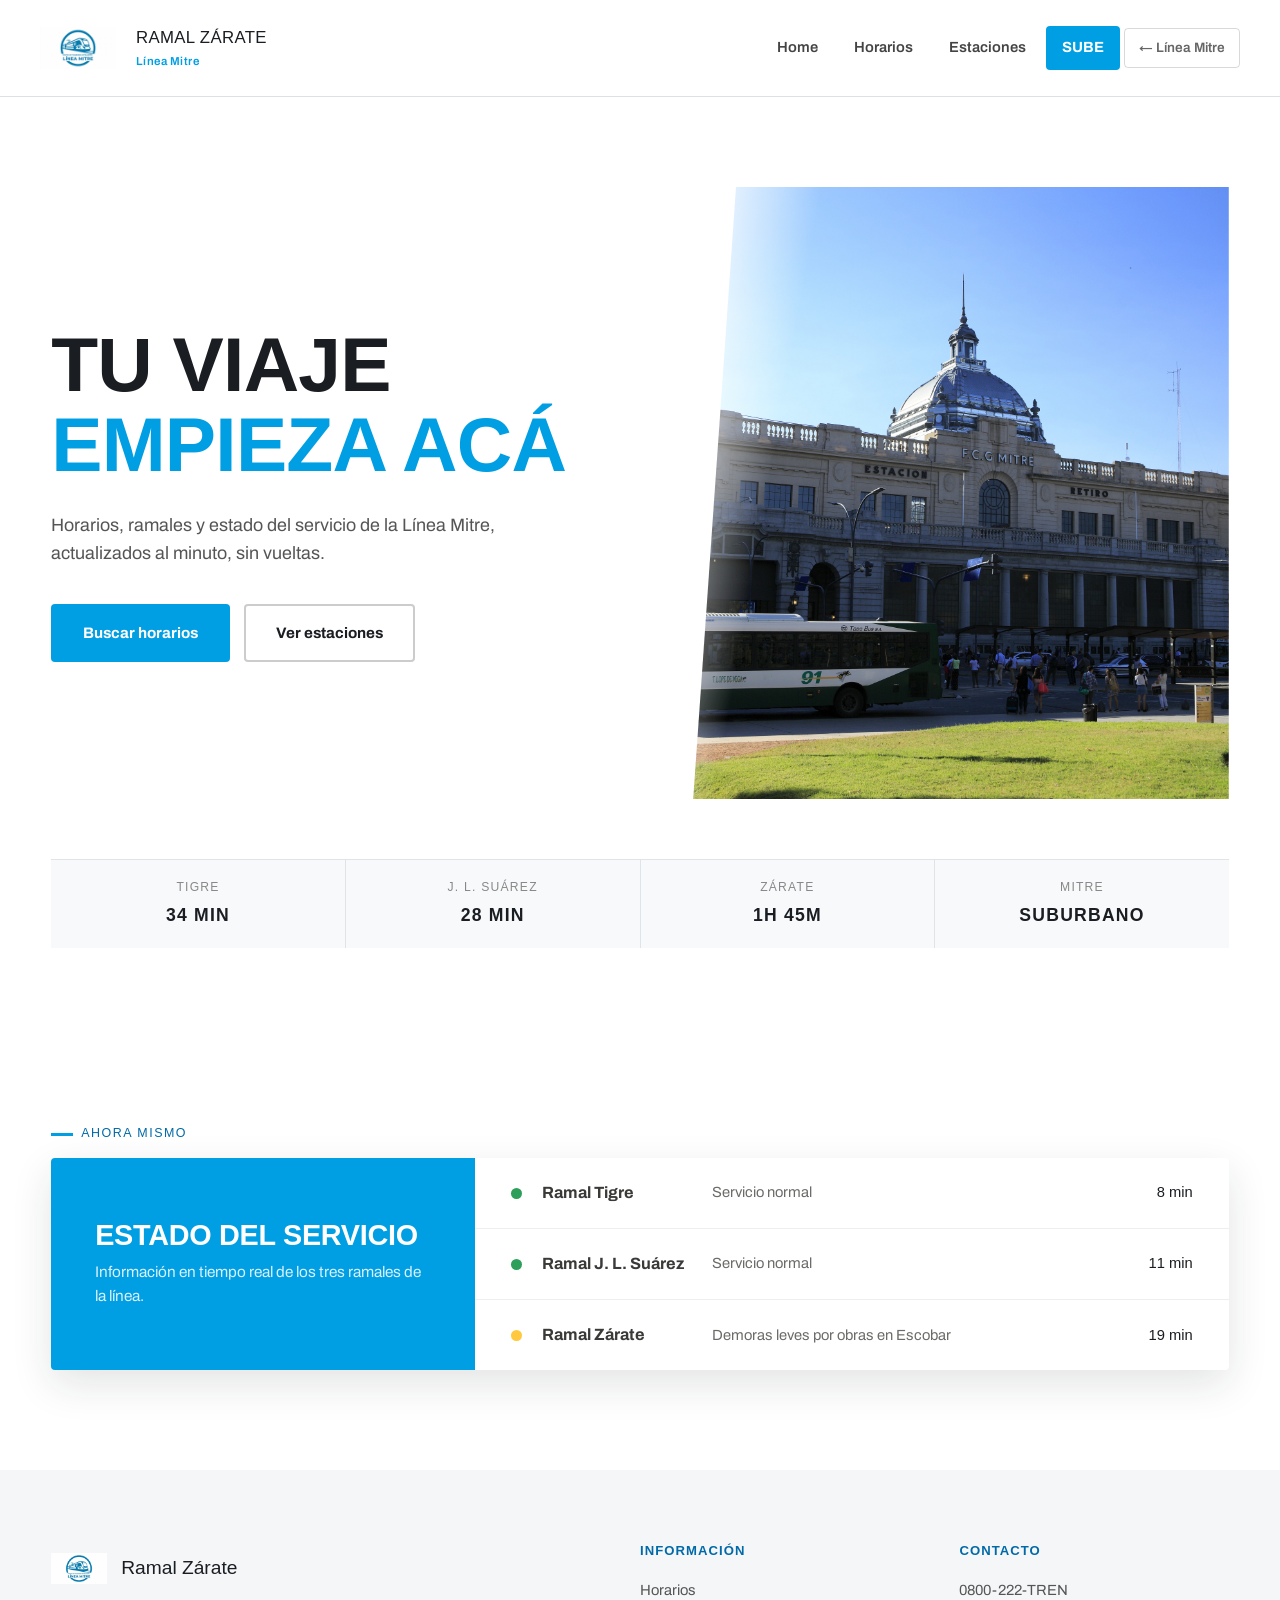
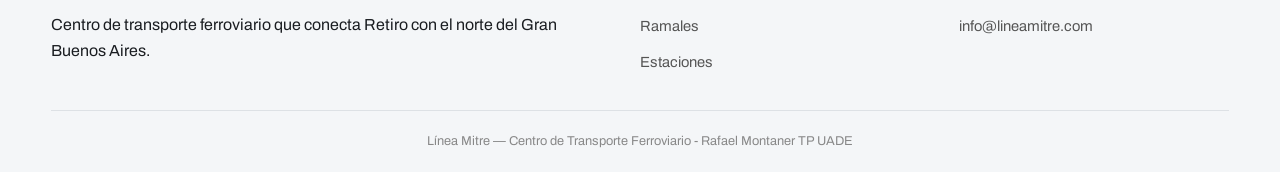
<file: index.html>
<!DOCTYPE html>
<html lang="es">
<head>
    <meta charset="UTF-8">
    <meta name="viewport" content="width=device-width, initial-scale=1.0">
    <title>Ramal Zárate — Línea Mitre</title>
    <link rel="stylesheet" href="css/styles.css">
</head>
<body>

    <header>
        <nav>
            <img src="img/logo-mitre.png" alt="Ramal Zárate" class="nav-logo">
            <div class="marca">
                Ramal Zárate
                <small>Línea Mitre</small>
            </div>
            <ul>
                <li><a href="index.html">Home</a></li>
                <li><a href="estaciones.html">Horarios</a></li>
                <li><a href="ubicacion.html">Estaciones</a></li>
                <li id="nav-sube"><a href="sube.html">SUBE</a></li>
                <li id="nav-central"><a href="https://rafaelmontanerpt.github.io/Central-de-transporte/index.html" target="_blank">← Línea Mitre</a></li>
            </ul>
        </nav>
    </header>

    <main>

        <section class="hero">
            <div class="hero-grid">
                <div class="hero-texto">
                    <h1>Tu viaje<br><em>empieza acá</em></h1>
                    <p>Horarios, ramales y estado del servicio de la Línea Mitre, actualizados al minuto, sin vueltas.</p>
                    <div class="hero-botones">
                        <a href="estaciones.html" class="btn">Buscar horarios</a>
                        <a href="ubicacion.html" class="btn btn-fantasma">Ver estaciones</a>
                    </div>
                </div>
                <div class="hero-imagen">
                    <img src="img/J31_597_Bf_Retiro_Mitre.jpg" alt="Estación Retiro, cabecera de la Línea Mitre">
                </div>
            </div>

            <div class="franja franja--ajustada" style="padding-top:0">
                <div class="via">
                    <span>Tigre<b>34 min</b></span>
                    <span>J. L. Suárez<b>28 min</b></span>
                    <span>Zárate<b>1h 45m</b></span>
                    <span>Mitre<b>Suburbano</b></span>
                </div>
            </div>
        </section>

        <section class="franja">
            <span class="ojo">Ahora mismo</span>
            <div class="panel-estado">
                <div class="panel-estado-rotulo">
                    <h2>Estado del servicio</h2>
                    <p>Información en tiempo real de los tres ramales de la línea.</p>
                </div>
                <div class="estado-lista">
                    <div class="estado-fila">
                        <span class="estado-punto"></span>
                        <b>Ramal Tigre</b>
                        <span>Servicio normal</span>
                        <span class="estado-tiempo">8 min</span>
                    </div>
                    <div class="estado-fila">
                        <span class="estado-punto"></span>
                        <b>Ramal J. L. Suárez</b>
                        <span>Servicio normal</span>
                        <span class="estado-tiempo">11 min</span>
                    </div>
                    <div class="estado-fila">
                        <span class="estado-punto" style="background:var(--amarillo)"></span>
                        <b>Ramal Zárate</b>
                        <span>Demoras leves por obras en Escobar</span>
                        <span class="estado-tiempo">19 min</span>
                    </div>
                </div>
            </div>
        </section>

    </main>

    <footer>
        <div class="footer-inner">
            <div>
                <div class="footer-logo-wrap">
                    <img src="img/logo-mitre.png" alt="Ramal Zárate">
                    <div class="footer-marca">Ramal Zárate</div>
                </div>
                <p>Centro de transporte ferroviario que conecta Retiro con el norte del Gran Buenos Aires.</p>
            </div>
            <div>
                <h4>Información</h4>
                <ul>
                    <li><a href="estaciones.html">Horarios</a></li>
                    <li><a href="estaciones.html">Ramales</a></li>
                    <li><a href="ubicacion.html">Estaciones</a></li>
                </ul>
            </div>
            <div>
                <h4>Contacto</h4>
                <ul>
                    <li><a href="tel:08002228736">0800-222-TREN</a></li>
                    <li><a href="mailto:info@lineamitre.com">info@lineamitre.com</a></li>
                </ul>
            </div>
        </div>
        <div class="footer-base">Línea Mitre — Centro de Transporte Ferroviario - Rafael Montaner TP UADE</div>
    </footer>

</body>
</html>
</file>
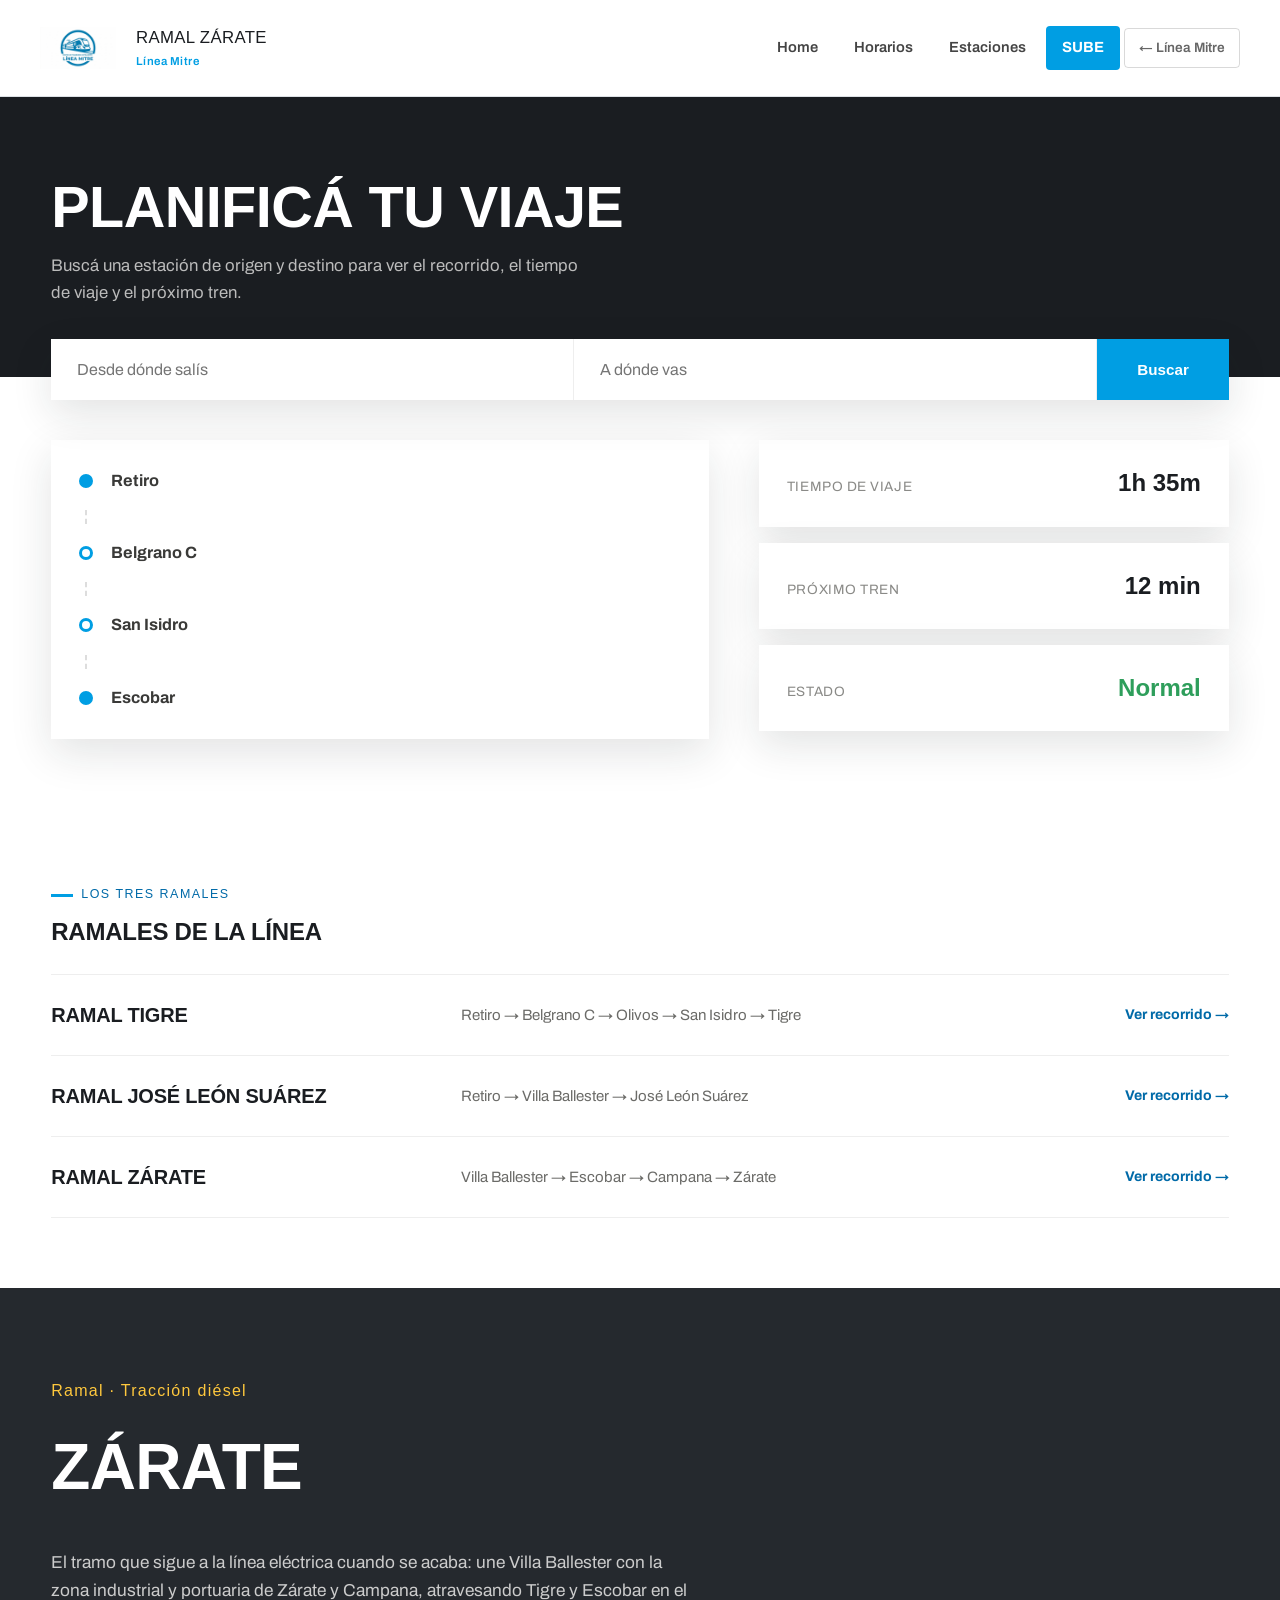
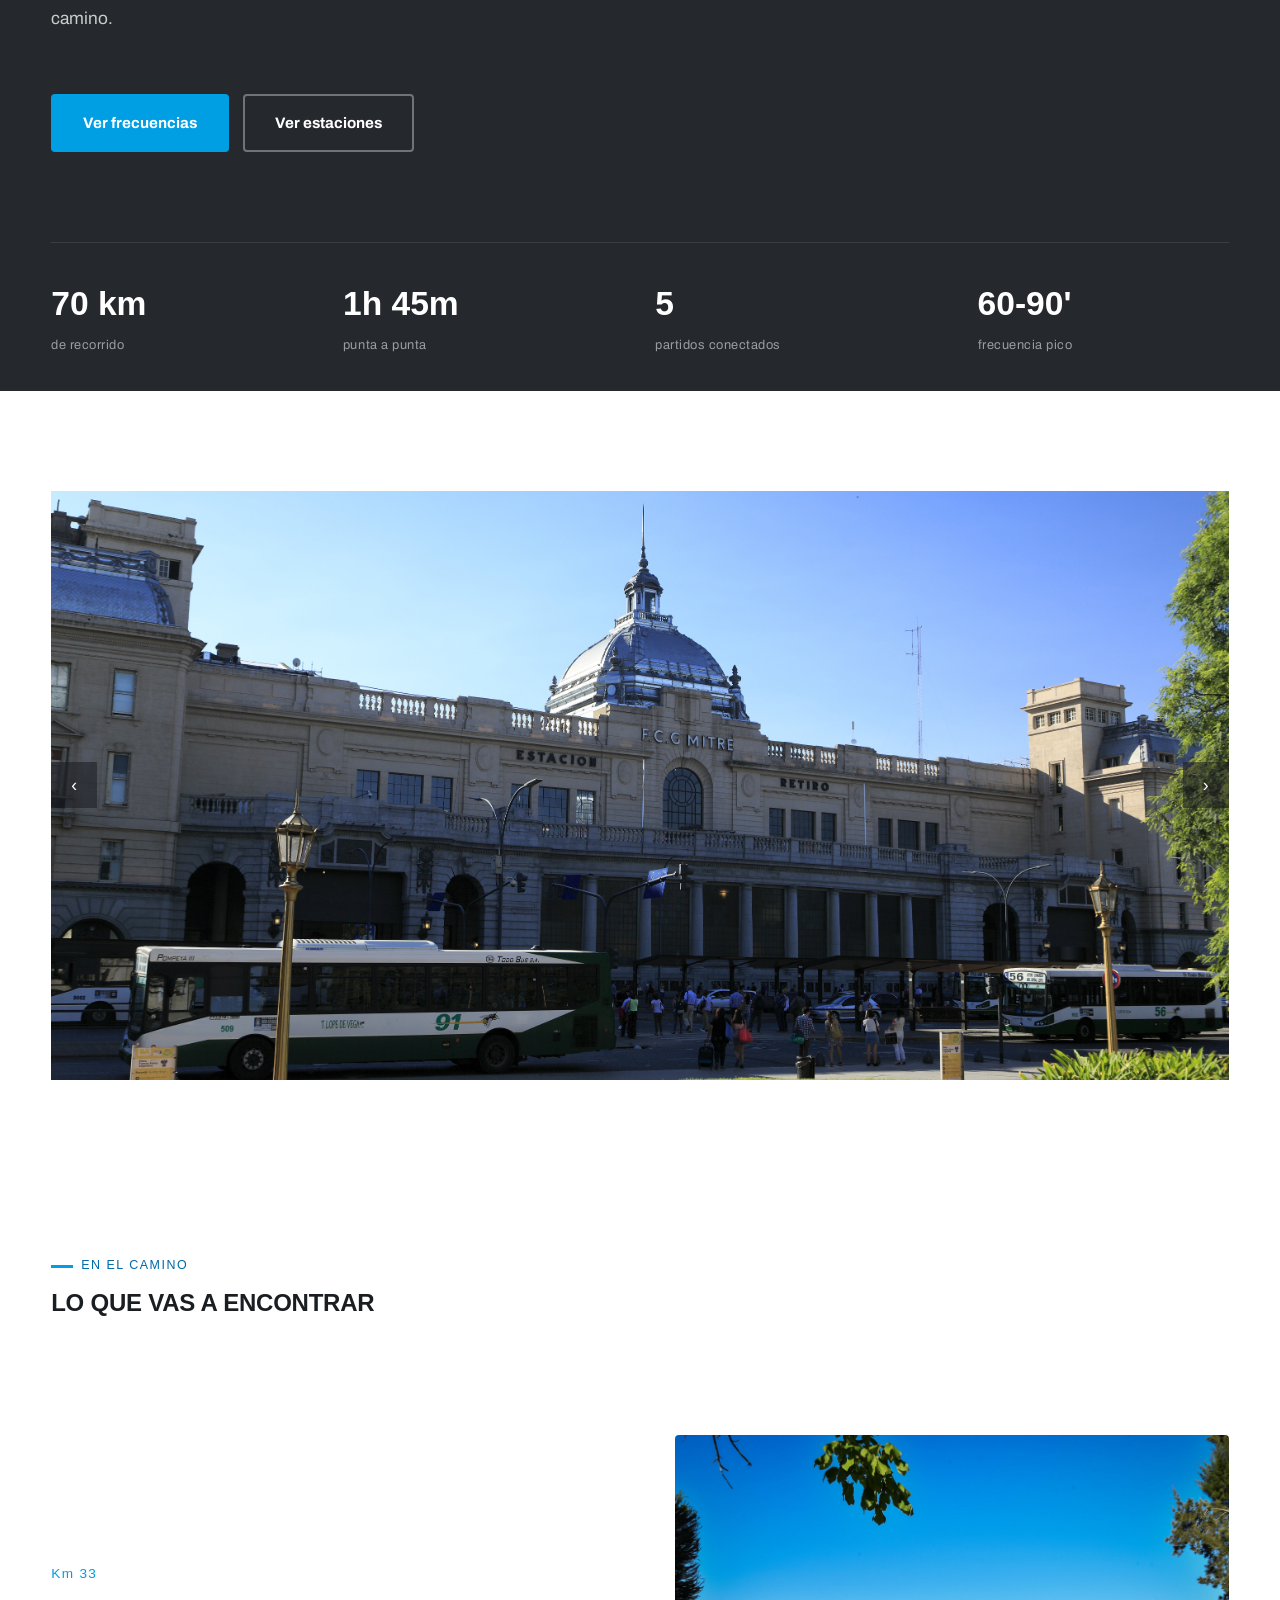
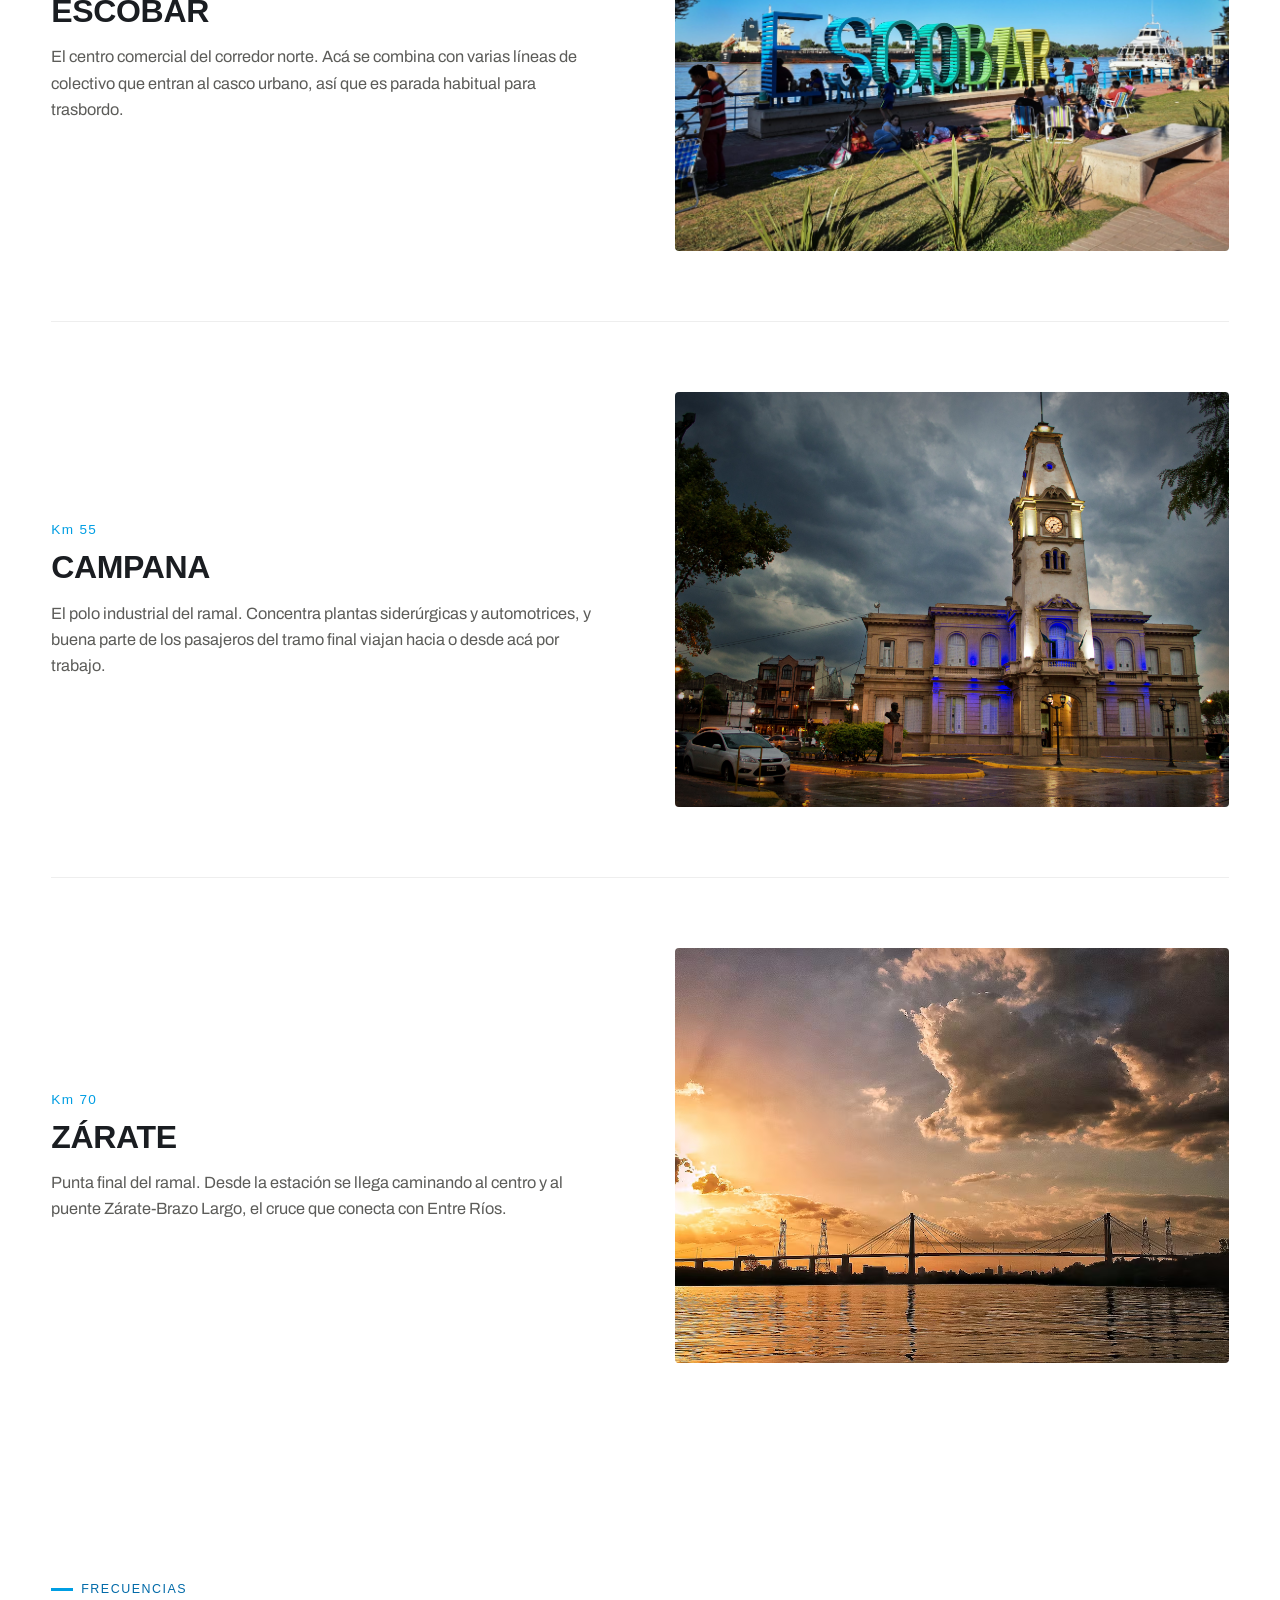
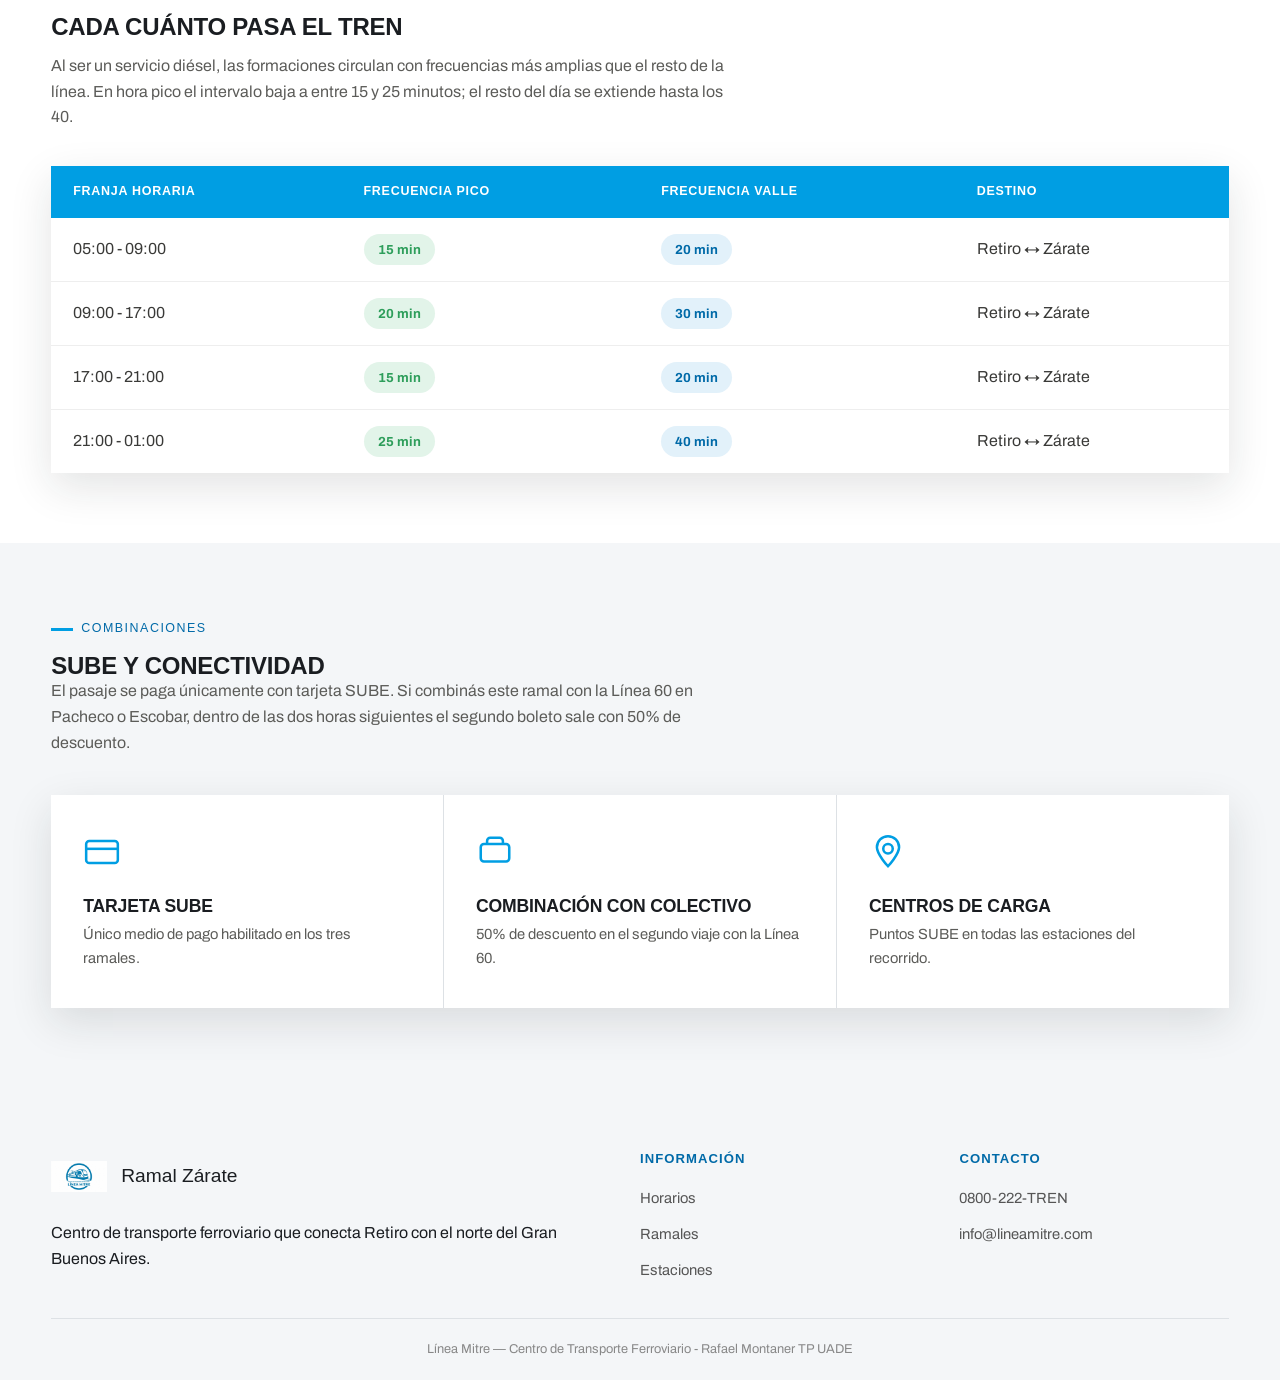
<file: estaciones.html>
<!DOCTYPE html>
<html lang="es">
<head>
    <meta charset="UTF-8">
    <meta name="viewport" content="width=device-width, initial-scale=1.0">
    <title>Horarios y estaciones — Ramal Zárate</title>
    <link rel="stylesheet" href="css/styles.css">
</head>
<body>

    <header>
        <nav>
            <img src="img/logo-mitre.png" alt="Ramal Zárate" class="nav-logo">
            <div class="marca">
                Ramal Zárate
                <small>Línea Mitre</small>
            </div>
            <ul>
                <li><a href="index.html">Home</a></li>
                <li><a href="estaciones.html">Horarios</a></li>
                <li><a href="ubicacion.html">Estaciones</a></li>
                <li id="nav-sube"><a href="sube.html">SUBE</a></li>
                <li id="nav-central"><a href="https://rafaelmontanerpt.github.io/Central-de-transporte/index.html" target="_blank">← Línea Mitre</a></li>
            </ul>
        </nav>
    </header>

    <main>

        <section class="buscador-hero">
            <div class="buscador-hero-inner">
                <h1>Planificá tu viaje</h1>
                <p>Buscá una estación de origen y destino para ver el recorrido, el tiempo de viaje y el próximo tren.</p>
            </div>
        </section>

        <section class="franja franja--ajustada" style="padding-top:0">
            <div class="caja-busqueda">
                <input type="text" placeholder="Desde dónde salís" id="origen">
                <input type="text" placeholder="A dónde vas" id="destino">
                <button onclick="buscarRecorrido()">Buscar</button>
            </div>

            <div class="resultado-viaje">
                <div class="trayecto">
                    <div class="trayecto-parada terminal">
                        <span class="punto"></span>
                        <b>Retiro</b>
                    </div>
                    <div class="trayecto-tramo"></div>
                    <div class="trayecto-parada">
                        <span class="punto"></span>
                        <b>Belgrano C</b>
                    </div>
                    <div class="trayecto-tramo"></div>
                    <div class="trayecto-parada">
                        <span class="punto"></span>
                        <b>San Isidro</b>
                    </div>
                    <div class="trayecto-tramo"></div>
                    <div class="trayecto-parada terminal">
                        <span class="punto"></span>
                        <b>Escobar</b>
                    </div>
                </div>

                <div class="datos-viaje">
                    <div class="dato-viaje"><span>Tiempo de viaje</span><b>1h 35m</b></div>
                    <div class="dato-viaje"><span>Próximo tren</span><b>12 min</b></div>
                    <div class="dato-viaje"><span>Estado</span><b style="color:var(--verde)">Normal</b></div>
                </div>
            </div>
        </section>

        <section class="franja franja--ajustada">
            <span class="ojo">Los tres ramales</span>
            <h2>Ramales de la línea</h2>

            <div class="lista-ramales">
                <div class="fila-ramal">
                    <h3>Ramal Tigre</h3>
                    <span class="trazado">Retiro → Belgrano C → Olivos → San Isidro → Tigre</span>
                    <a href="estaciones.html" class="enlace-ramal">Ver recorrido →</a>
                </div>
                <div class="fila-ramal">
                    <h3>Ramal José León Suárez</h3>
                    <span class="trazado">Retiro → Villa Ballester → José León Suárez</span>
                    <a href="estaciones.html" class="enlace-ramal">Ver recorrido →</a>
                </div>
                <div class="fila-ramal">
                    <h3>Ramal Zárate</h3>
                    <span class="trazado">Villa Ballester → Escobar → Campana → Zárate</span>
                    <a href="#ramal-zarate" class="enlace-ramal">Ver recorrido →</a>
                </div>
            </div>
        </section>

        <section class="ramal-hero" id="ramal-zarate">
            <div class="ramal-hero-inner">
                <div class="ramal-kicker">Ramal · Tracción diésel</div>
                <h1>Zárate</h1>
                <p>El tramo que sigue a la línea eléctrica cuando se acaba: une Villa Ballester con la zona industrial y portuaria de Zárate y Campana, atravesando Tigre y Escobar en el camino.</p>
                <div class="ramal-botones">
                    <a href="#frecuencias-zarate" class="btn">Ver frecuencias</a>
                    <a href="ubicacion.html" class="btn-fantasma-oscuro">Ver estaciones</a>
                </div>
                <div class="ramal-cifras">
                    <div><b>70 km</b><span>de recorrido</span></div>
                    <div><b>1h 45m</b><span>punta a punta</span></div>
                    <div><b>5</b><span>partidos conectados</span></div>
                    <div><b>60-90'</b><span>frecuencia pico</span></div>
                </div>
            </div>
        </section>

        <section class="franja">
            <div class="carrusel">
                <img class="activa" src="img/J31_597_Bf_Retiro_Mitre.jpg" alt="Formación de la Línea Mitre">
                <img src="img/puente-zarate.avif" alt="Puente Zárate-Brazo Largo">
                <img src="img/zarate-plaza.avif" alt="Plaza central de Zárate">
                <button class="carrusel-control carrusel-control--prev" onclick="moverCarrusel(-1)">‹</button>
                <button class="carrusel-control carrusel-control--next" onclick="moverCarrusel(1)">›</button>
            </div>
        </section>

        <section class="franja franja--ajustada">
            <span class="ojo">En el camino</span>
            <h2 style="margin-bottom:50px">Lo que vas a encontrar</h2>

            <div class="destino-bloque">
                <div class="destino-texto">
                    <span class="destino-num">Km 33</span>
                    <h3>Escobar</h3>
                    <p>El centro comercial del corredor norte. Acá se combina con varias líneas de colectivo que entran al casco urbano, así que es parada habitual para trasbordo.</p>
                </div>
                <div class="destino-foto" style="display:flex;align-items:center;justify-content:center;background:var(--carbon)">
                    <img src="img/DSC_3359-1-scaled.jpg" alt="">
                </div>
            </div>

            <div class="destino-bloque invertido">
                <div class="destino-texto">
                    <span class="destino-num">Km 55</span>
                    <h3>Campana</h3>
                    <p>El polo industrial del ramal. Concentra plantas siderúrgicas y automotrices, y buena parte de los pasajeros del tramo final viajan hacia o desde acá por trabajo.</p>
                </div>
                <div class="destino-foto" style="display:flex;align-items:center;justify-content:center;background:var(--carbon-2)">
                    <img src="img/Municipalidad_de_Campana.jpg" alt="">
                </div>
            </div>

            <div class="destino-bloque">
                <div class="destino-texto">
                    <span class="destino-num">Km 70</span>
                    <h3>Zárate</h3>
                    <p>Punta final del ramal. Desde la estación se llega caminando al centro y al puente Zárate-Brazo Largo, el cruce que conecta con Entre Ríos.</p>
                </div>
                <div class="destino-foto">
                    <img src="img/puente-zarate.avif" alt="Puente Zárate-Brazo Largo">
                </div>
            </div>
        </section>

        <section class="franja franja--ajustada bloque-tabla" id="frecuencias-zarate">
            <span class="ojo">Frecuencias</span>
            <h2>Cada cuánto pasa el tren</h2>
            <p>Al ser un servicio diésel, las formaciones circulan con frecuencias más amplias que el resto de la línea. En hora pico el intervalo baja a entre 15 y 25 minutos; el resto del día se extiende hasta los 40.</p>

            <table>
                <thead>
                    <tr>
                        <th>Franja horaria</th>
                        <th>Frecuencia pico</th>
                        <th>Frecuencia valle</th>
                        <th>Destino</th>
                    </tr>
                </thead>
                <tbody></tbody>
            </table>
        </section>

        <section class="tira-conectividad">
            <div class="franja franja--ajustada">
                <span class="ojo">Combinaciones</span>
                <h2>SUBE y conectividad</h2>
                <p style="max-width:680px;color:#5c5c59">El pasaje se paga únicamente con tarjeta SUBE. Si combinás este ramal con la Línea 60 en Pacheco o Escobar, dentro de las dos horas siguientes el segundo boleto sale con 50% de descuento.</p>

                <div class="tarjetas-conectividad">
                    <div class="tarjeta-conectividad">
                        <svg class="icono" viewBox="0 0 24 24" fill="none" stroke="currentColor" stroke-width="1.6"><rect x="2" y="5" width="20" height="14" rx="2"/><line x1="2" y1="10" x2="22" y2="10"/></svg>
                        <h3>Tarjeta SUBE</h3>
                        <p>Único medio de pago habilitado en los tres ramales.</p>
                    </div>
                    <div class="tarjeta-conectividad">
                        <svg class="icono" viewBox="0 0 24 24" fill="none" stroke="currentColor" stroke-width="1.6"><rect x="3" y="7" width="18" height="11" rx="2"/><path d="M7 7V5a2 2 0 0 1 2-2h6a2 2 0 0 1 2 2v2"/></svg>
                        <h3>Combinación con colectivo</h3>
                        <p>50% de descuento en el segundo viaje con la Línea 60.</p>
                    </div>
                    <div class="tarjeta-conectividad">
                        <svg class="icono" viewBox="0 0 24 24" fill="none" stroke="currentColor" stroke-width="1.6"><circle cx="12" cy="10" r="3"/><path d="M12 21s7-7.5 7-12a7 7 0 1 0-14 0c0 4.5 7 12 7 12Z"/></svg>
                        <h3>Centros de carga</h3>
                        <p>Puntos SUBE en todas las estaciones del recorrido.</p>
                    </div>
                </div>
            </div>
        </section>

    </main>

    <footer>
        <div class="footer-inner">
            <div>
                <div class="footer-logo-wrap">
                    <img src="img/logo-mitre.png" alt="Ramal Zárate">
                    <div class="footer-marca">Ramal Zárate</div>
                </div>
                <p>Centro de transporte ferroviario que conecta Retiro con el norte del Gran Buenos Aires.</p>
            </div>
            <div>
                <h4>Información</h4>
                <ul>
                    <li><a href="estaciones.html">Horarios</a></li>
                    <li><a href="estaciones.html">Ramales</a></li>
                    <li><a href="ubicacion.html">Estaciones</a></li>
                </ul>
            </div>
            <div>
                <h4>Contacto</h4>
                <ul>
                    <li><a href="tel:08002228736">0800-222-TREN</a></li>
                    <li><a href="mailto:info@lineamitre.com">info@lineamitre.com</a></li>
                </ul>
            </div>
        </div>
        <div class="footer-base">Línea Mitre — Centro de Transporte Ferroviario - Rafael Montaner TP UADE</div>
    </footer>

    <script src="JS/style.js"></script>
</body>
</html>
</file>
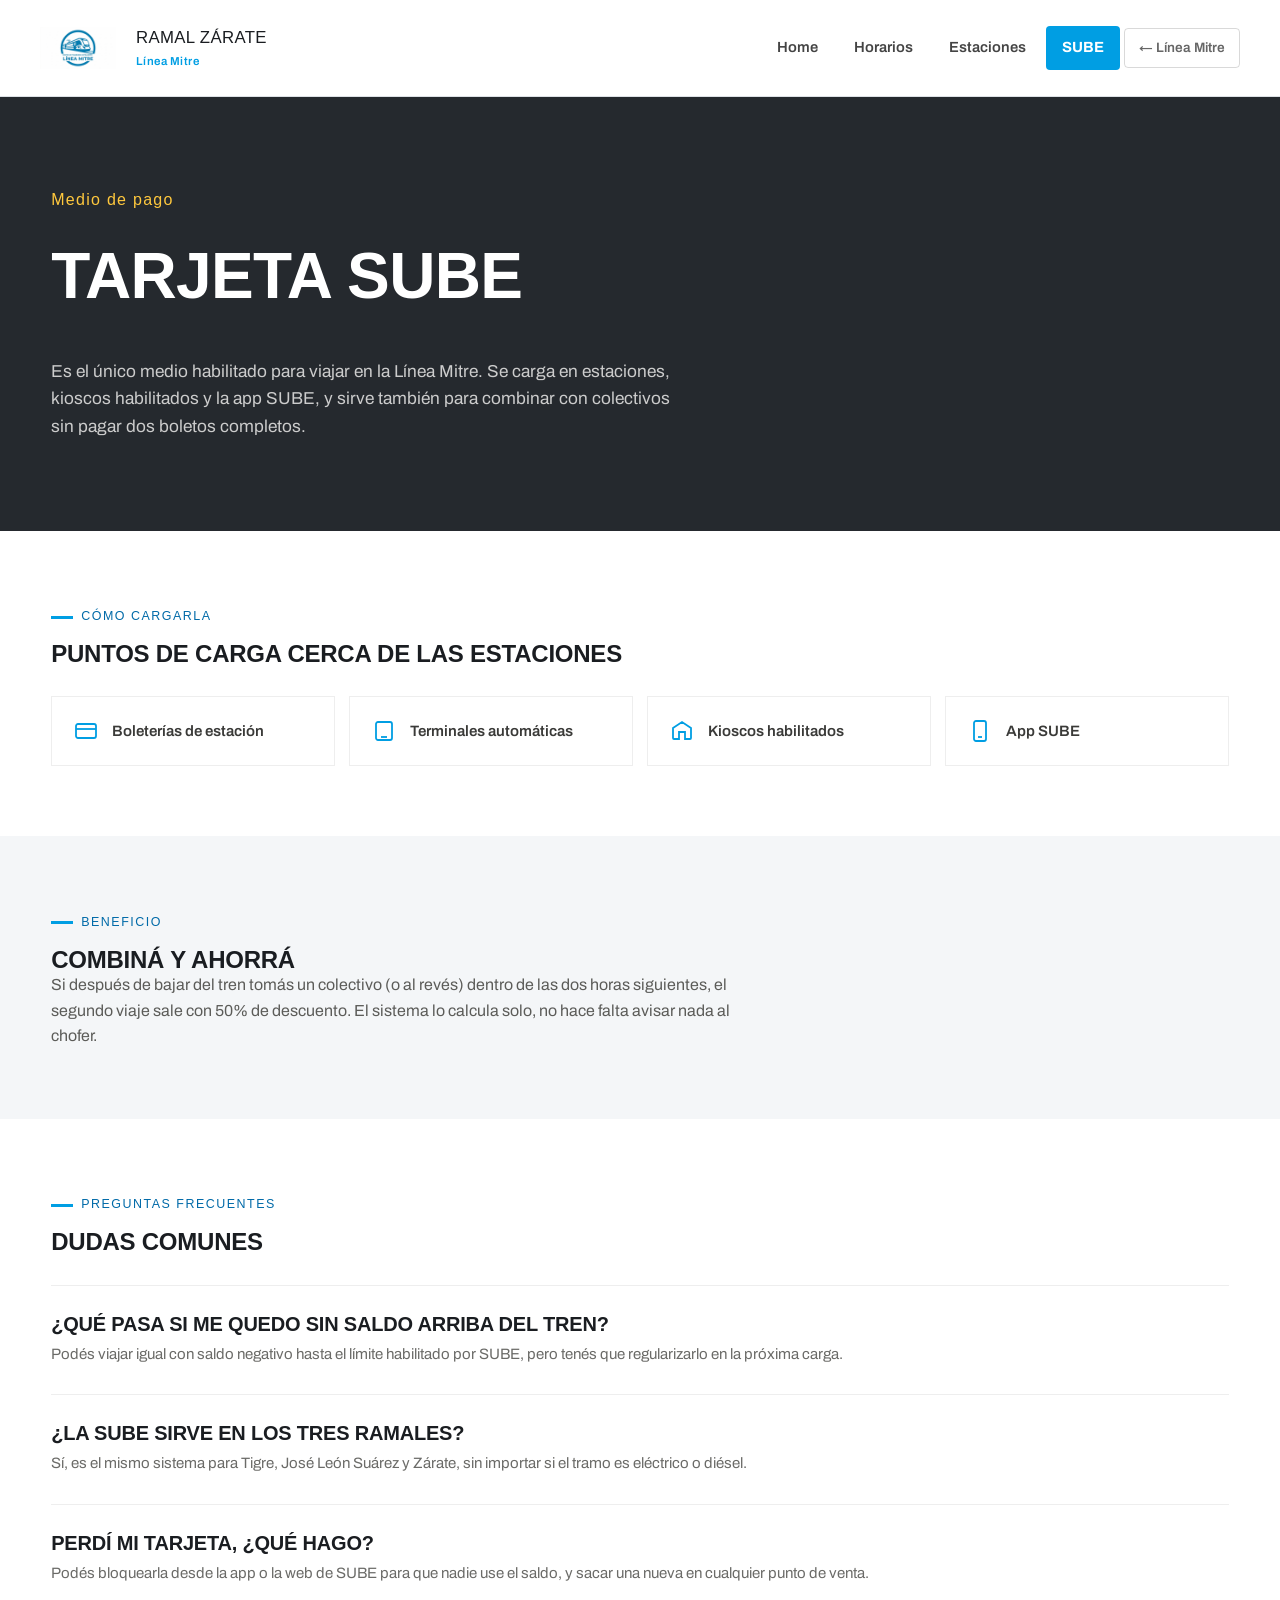
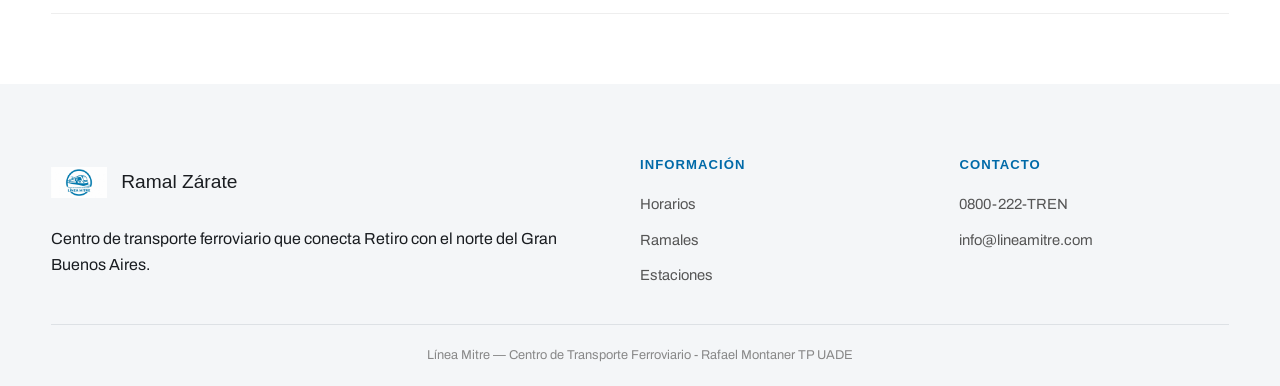
<file: sube.html>
<!DOCTYPE html>
<html lang="es">
<head>
    <meta charset="UTF-8">
    <meta name="viewport" content="width=device-width, initial-scale=1.0">
    <title>Tarjeta SUBE — Ramal Zárate</title>
    <link rel="stylesheet" href="css/styles.css">
</head>
<body>

    <header>
        <nav>
            <img src="img/logo-mitre.png" alt="Ramal Zárate" class="nav-logo">
            <div class="marca">
                Ramal Zárate
                <small>Línea Mitre</small>
            </div>
            <ul>
                <li><a href="index.html">Home</a></li>
                <li><a href="estaciones.html">Horarios</a></li>
                <li><a href="ubicacion.html">Estaciones</a></li>
                <li id="nav-sube"><a href="sube.html">SUBE</a></li>
                <li id="nav-central"><a href="https://rafaelmontanerpt.github.io/Central-de-transporte/index.html" target="_blank">← Línea Mitre</a></li>
            </ul>
        </nav>
    </header>

    <main>

        <section class="ramal-hero" style="padding-bottom:90px">
            <div class="ramal-hero-inner">
                <div class="ramal-kicker">Medio de pago</div>
                <h1>Tarjeta SUBE</h1>
                <p>Es el único medio habilitado para viajar en la Línea Mitre. Se carga en estaciones, kioscos habilitados y la app SUBE, y sirve también para combinar con colectivos sin pagar dos boletos completos.</p>
            </div>
        </section>

        <section class="franja franja--ajustada">
            <span class="ojo">Cómo cargarla</span>
            <h2 style="margin-bottom:30px">Puntos de carga cerca de las estaciones</h2>
            <div class="lista-iconos">
                <div class="item-icono">
                    <svg viewBox="0 0 24 24" fill="none" stroke="currentColor" stroke-width="1.8"><rect x="2" y="5" width="20" height="14" rx="2"/><line x1="2" y1="10" x2="22" y2="10"/></svg>
                    Boleterías de estación
                </div>
                <div class="item-icono">
                    <svg viewBox="0 0 24 24" fill="none" stroke="currentColor" stroke-width="1.8"><rect x="4" y="3" width="16" height="18" rx="2"/><line x1="9" y1="18" x2="15" y2="18"/></svg>
                    Terminales automáticas
                </div>
                <div class="item-icono">
                    <svg viewBox="0 0 24 24" fill="none" stroke="currentColor" stroke-width="1.8"><path d="M3 9l9-6 9 6v10a1 1 0 0 1-1 1h-5v-7H9v7H4a1 1 0 0 1-1-1V9Z"/></svg>
                    Kioscos habilitados
                </div>
                <div class="item-icono">
                    <svg viewBox="0 0 24 24" fill="none" stroke="currentColor" stroke-width="1.8"><rect x="6" y="2" width="12" height="20" rx="2"/><line x1="10" y1="18" x2="14" y2="18"/></svg>
                    App SUBE
                </div>
            </div>
        </section>

        <section class="tira-conectividad">
            <div class="franja franja--ajustada">
                <span class="ojo">Beneficio</span>
                <h2>Combiná y ahorrá</h2>
                <p style="max-width:680px;color:#5c5c59;margin-bottom:0">Si después de bajar del tren tomás un colectivo (o al revés) dentro de las dos horas siguientes, el segundo viaje sale con 50% de descuento. El sistema lo calcula solo, no hace falta avisar nada al chofer.</p>
            </div>
        </section>

        <section class="franja franja--ajustada">
            <span class="ojo">Preguntas frecuentes</span>
            <h2 style="margin-bottom:30px">Dudas comunes</h2>
            <div class="lista-ramales" style="margin-top:0">
                <div class="fila-ramal" style="grid-template-columns:1fr">
                    <div>
                        <h3 style="margin-bottom:6px">¿Qué pasa si me quedo sin saldo arriba del tren?</h3>
                        <span class="trazado">Podés viajar igual con saldo negativo hasta el límite habilitado por SUBE, pero tenés que regularizarlo en la próxima carga.</span>
                    </div>
                </div>
                <div class="fila-ramal" style="grid-template-columns:1fr">
                    <div>
                        <h3 style="margin-bottom:6px">¿La SUBE sirve en los tres ramales?</h3>
                        <span class="trazado">Sí, es el mismo sistema para Tigre, José León Suárez y Zárate, sin importar si el tramo es eléctrico o diésel.</span>
                    </div>
                </div>
                <div class="fila-ramal" style="grid-template-columns:1fr">
                    <div>
                        <h3 style="margin-bottom:6px">Perdí mi tarjeta, ¿qué hago?</h3>
                        <span class="trazado">Podés bloquearla desde la app o la web de SUBE para que nadie use el saldo, y sacar una nueva en cualquier punto de venta.</span>
                    </div>
                </div>
            </div>
        </section>

    </main>

    <footer>
        <div class="footer-inner">
            <div>
                <div class="footer-logo-wrap">
                    <img src="img/logo-mitre.png" alt="Ramal Zárate">
                    <div class="footer-marca">Ramal Zárate</div>
                </div>
                <p>Centro de transporte ferroviario que conecta Retiro con el norte del Gran Buenos Aires.</p>
            </div>
            <div>
                <h4>Información</h4>
                <ul>
                    <li><a href="estaciones.html">Horarios</a></li>
                    <li><a href="estaciones.html">Ramales</a></li>
                    <li><a href="ubicacion.html">Estaciones</a></li>
                </ul>
            </div>
            <div>
                <h4>Contacto</h4>
                <ul>
                    <li><a href="tel:08002228736">0800-222-TREN</a></li>
                    <li><a href="mailto:info@lineamitre.com">info@lineamitre.com</a></li>
                </ul>
            </div>
        </div>
        <div class="footer-base">Línea Mitre — Centro de Transporte Ferroviario - Rafael Montaner TP UADE</div>
    </footer>

</body>
</html>
</file>
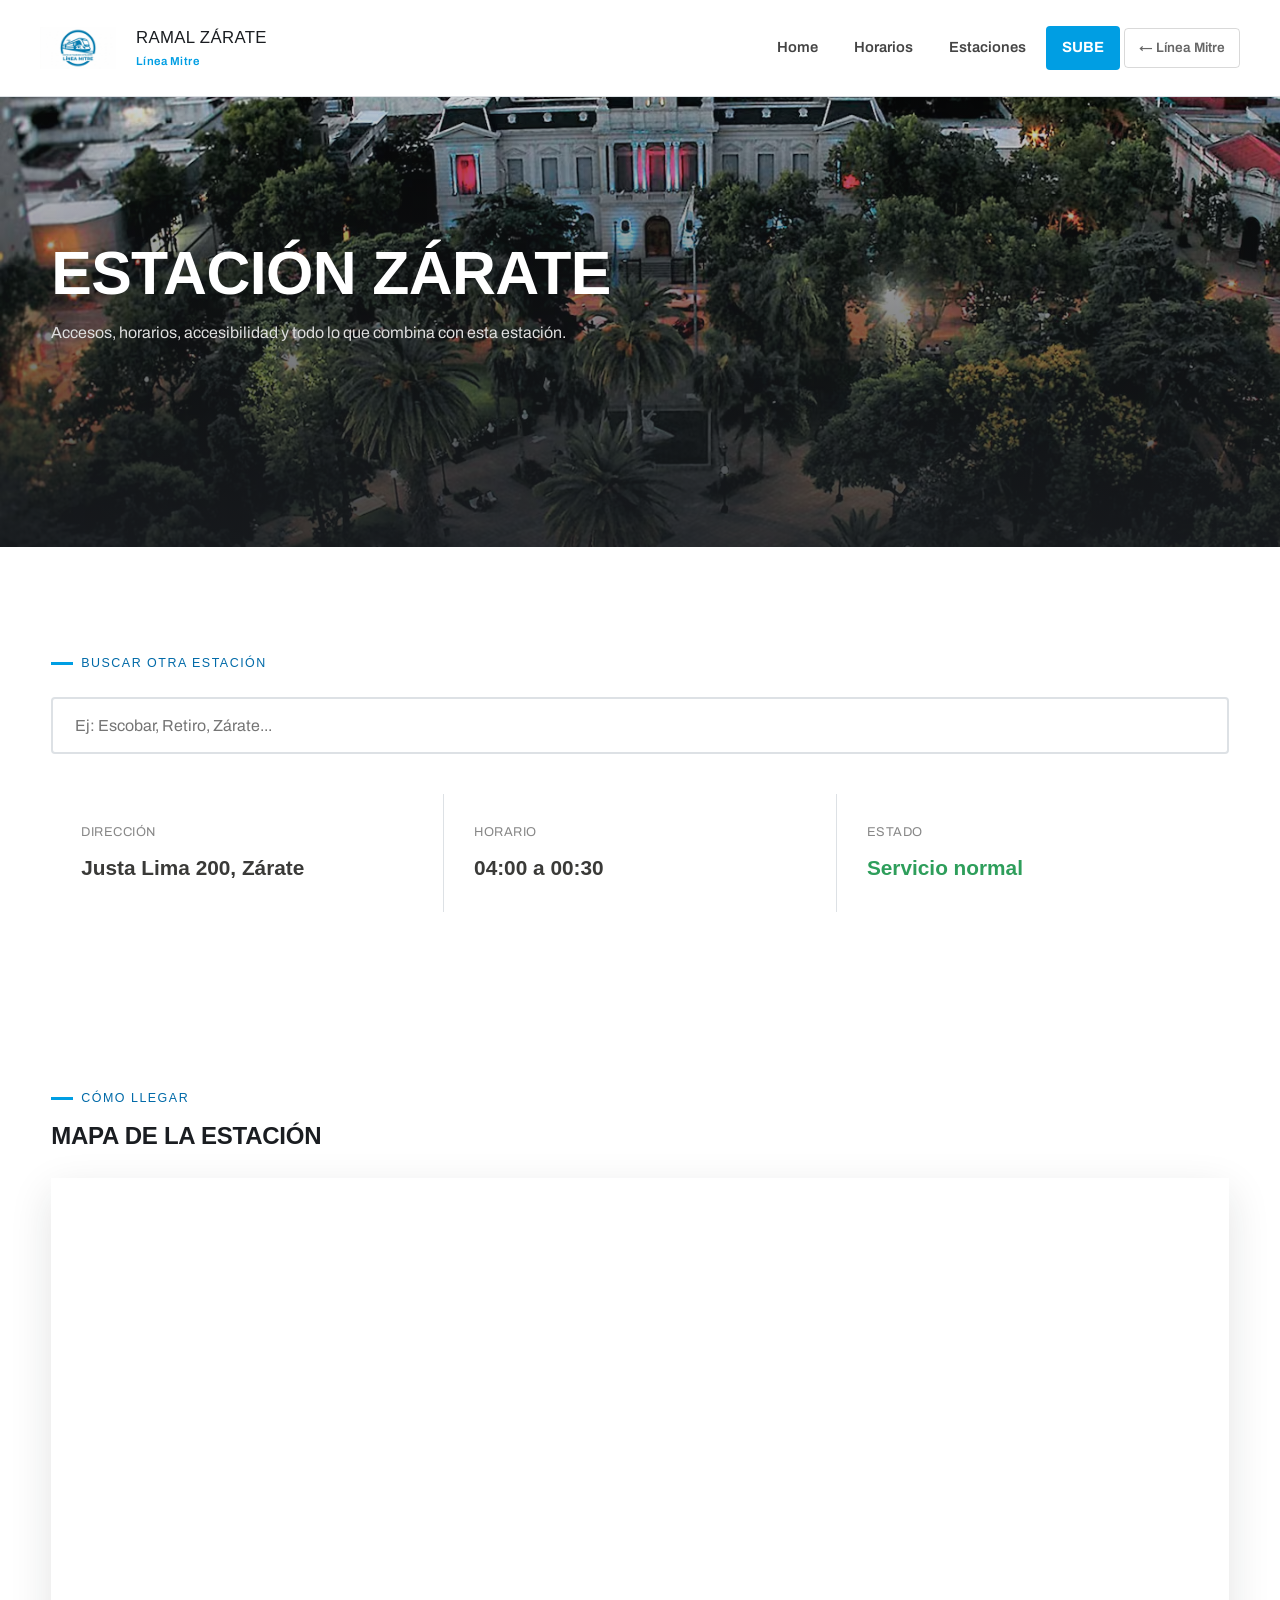
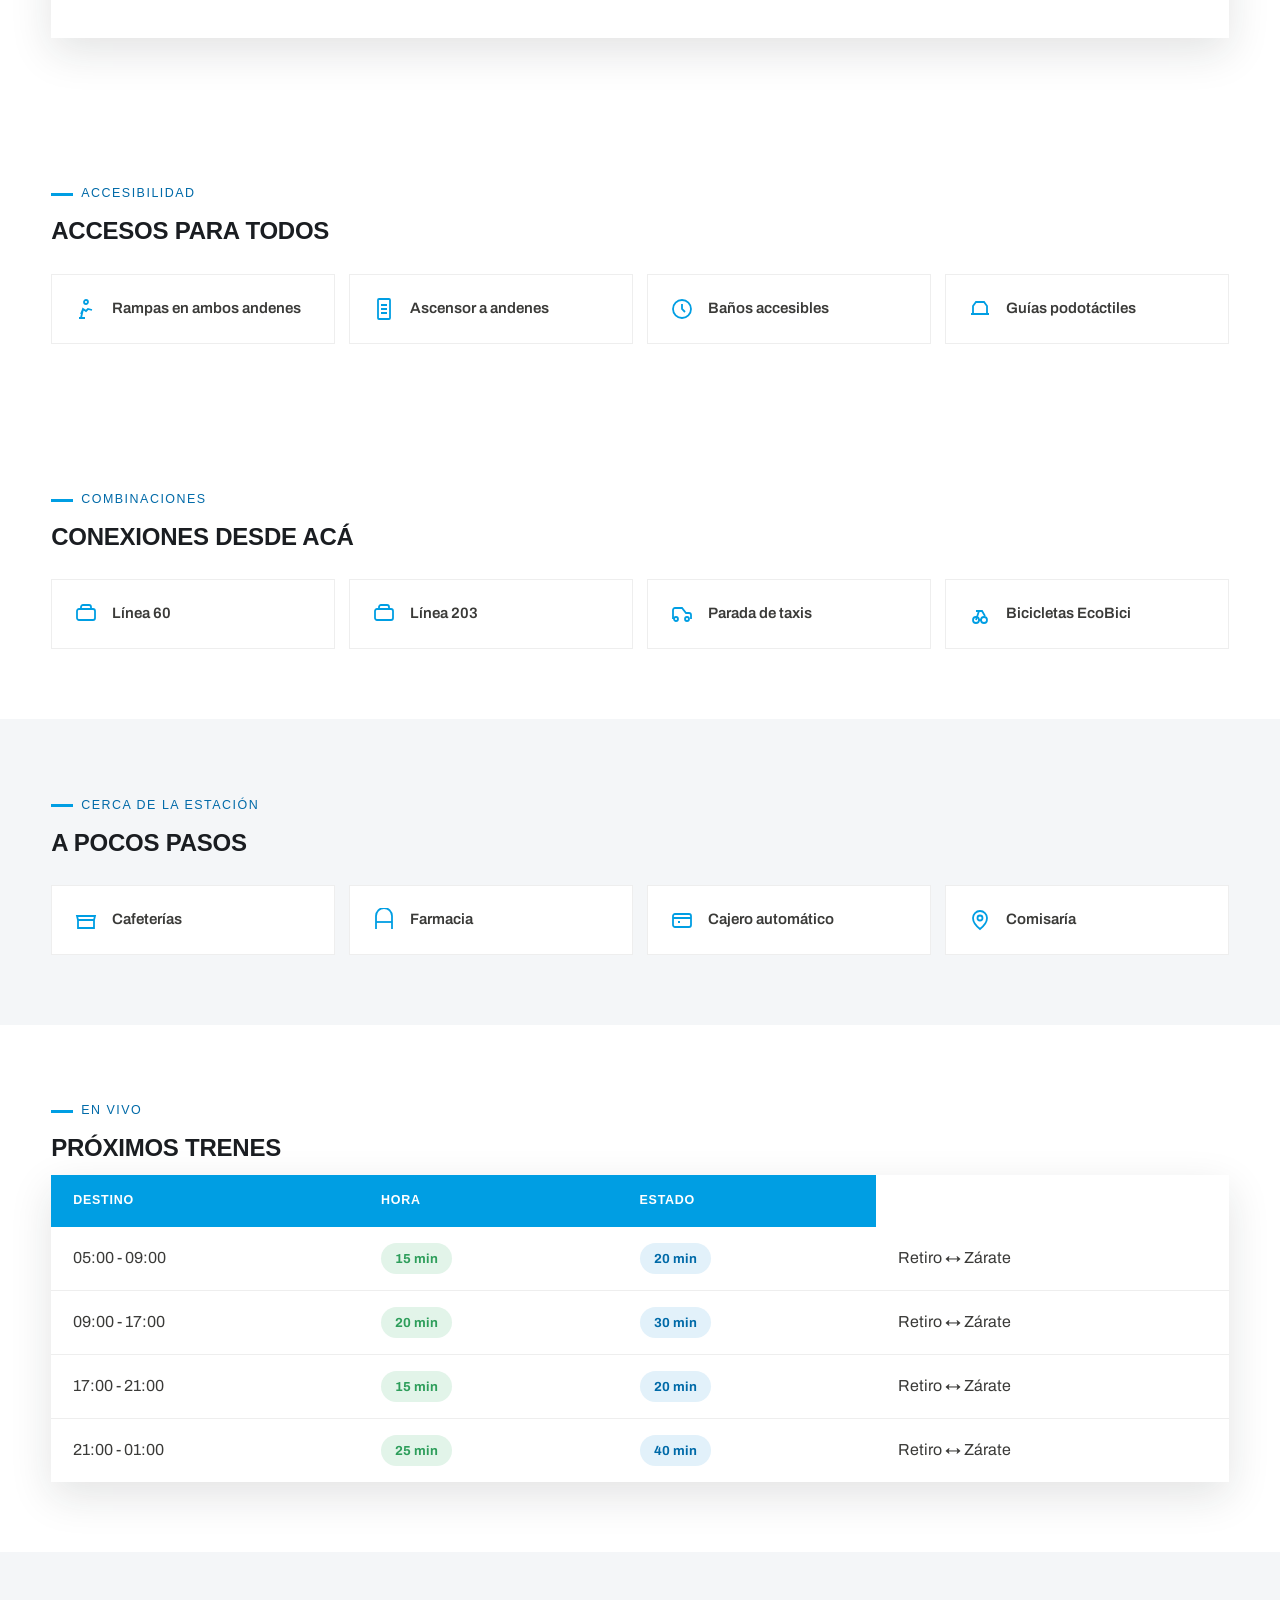
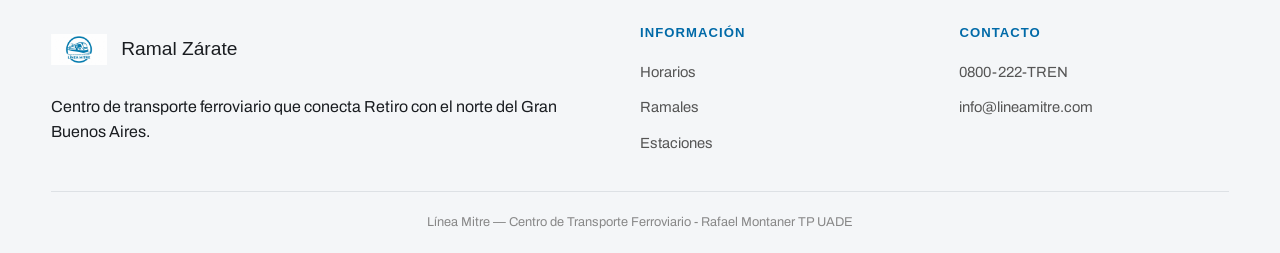
<file: ubicacion.html>
<!DOCTYPE html>
<html lang="es">
<head>
    <meta charset="UTF-8">
    <meta name="viewport" content="width=device-width, initial-scale=1.0">
    <title>Estaciones y ubicación — Ramal Zárate</title>
    <link rel="stylesheet" href="css/styles.css">
</head>
<body>

    <header>
        <nav>
            <img src="img/logo-mitre.png" alt="Ramal Zárate" class="nav-logo">
            <div class="marca">
                Ramal Zárate
                <small>Línea Mitre</small>
            </div>
            <ul>
                <li><a href="index.html">Home</a></li>
                <li><a href="estaciones.html">Horarios</a></li>
                <li><a href="ubicacion.html">Estaciones</a></li>
                <li id="nav-sube"><a href="sube.html">SUBE</a></li>
                <li id="nav-central"><a href="https://rafaelmontanerpt.github.io/Central-de-transporte/index.html" target="_blank">← Línea Mitre</a></li>
            </ul>
        </nav>
    </header>

    <main>

        <section class="ubicacion-hero" style="background-image:url('img/zarate-plaza.avif')">
            <div class="ubicacion-hero-inner">
                <h1>Estación Zárate</h1>
                <p>Accesos, horarios, accesibilidad y todo lo que combina con esta estación.</p>
            </div>
        </section>

        <section class="franja">
            <span class="ojo">Buscar otra estación</span>
            <input type="text" class="input-buscar" placeholder="Ej: Escobar, Retiro, Zárate..." oninput="buscarEstacion(this.value)">

            <div class="fila-datos">
                <div class="dato-mini"><span>Dirección</span><b>Justa Lima 200, Zárate</b></div>
                <div class="dato-mini"><span>Horario</span><b>04:00 a 00:30</b></div>
                <div class="dato-mini"><span>Estado</span><b style="color:var(--verde)">Servicio normal</b></div>
            </div>
        </section>

        <section class="franja franja--ajustada">
            <span class="ojo">Cómo llegar</span>
            <h2>Mapa de la estación</h2>
            <div class="mapa-caja">
                <iframe src="https://maps.google.com/maps?q=Estaci%C3%B3n+Z%C3%A1rate+Tren+Mitre&output=embed"
                    loading="lazy" referrerpolicy="no-referrer-when-downgrade"></iframe>
            </div>
        </section>

        <section class="franja franja--ajustada">
            <span class="ojo">Accesibilidad</span>
            <h2 style="margin-bottom:30px">Accesos para todos</h2>
            <div class="lista-iconos">
                <div class="item-icono">
                    <svg viewBox="0 0 24 24" fill="none" stroke="currentColor" stroke-width="1.8"><circle cx="12" cy="5" r="2"/><path d="M7 21l2-9 3 2 2-2 4 1M9 12l-2 5M5 21h6"/></svg>
                    Rampas en ambos andenes
                </div>
                <div class="item-icono">
                    <svg viewBox="0 0 24 24" fill="none" stroke="currentColor" stroke-width="1.8"><rect x="6" y="2" width="12" height="20" rx="1"/><path d="M9 8h6M9 12h6M9 16h6"/></svg>
                    Ascensor a andenes
                </div>
                <div class="item-icono">
                    <svg viewBox="0 0 24 24" fill="none" stroke="currentColor" stroke-width="1.8"><circle cx="12" cy="12" r="9"/><path d="M12 7v5l3 3"/></svg>
                    Baños accesibles
                </div>
                <div class="item-icono">
                    <svg viewBox="0 0 24 24" fill="none" stroke="currentColor" stroke-width="1.8"><path d="M3 17h18M5 17V9l3-4h8l3 4v8"/></svg>
                    Guías podotáctiles
                </div>
            </div>
        </section>

        <section class="franja franja--ajustada">
            <span class="ojo">Combinaciones</span>
            <h2 style="margin-bottom:30px">Conexiones desde acá</h2>
            <div class="lista-iconos">
                <div class="item-icono">
                    <svg viewBox="0 0 24 24" fill="none" stroke="currentColor" stroke-width="1.8"><rect x="3" y="7" width="18" height="11" rx="2"/><path d="M7 7V5a2 2 0 0 1 2-2h6a2 2 0 0 1 2 2v2"/></svg>
                    Línea 60
                </div>
                <div class="item-icono">
                    <svg viewBox="0 0 24 24" fill="none" stroke="currentColor" stroke-width="1.8"><rect x="3" y="7" width="18" height="11" rx="2"/><path d="M7 7V5a2 2 0 0 1 2-2h6a2 2 0 0 1 2 2v2"/></svg>
                    Línea 203
                </div>
                <div class="item-icono">
                    <svg viewBox="0 0 24 24" fill="none" stroke="currentColor" stroke-width="1.8"><circle cx="6" cy="17" r="2"/><circle cx="17" cy="17" r="2"/><path d="M3 17V8a2 2 0 0 1 2-2h7l4 5h3a2 2 0 0 1 2 2v4"/></svg>
                    Parada de taxis
                </div>
                <div class="item-icono">
                    <svg viewBox="0 0 24 24" fill="none" stroke="currentColor" stroke-width="1.8"><path d="M5 18a3 3 0 1 0 6 0 3 3 0 1 0-6 0Zm8 0a3 3 0 1 0 6 0 3 3 0 1 0-6 0Z"/><path d="M11 18h2M8 18l3-9h3l3 5M8 9h6"/></svg>
                    Bicicletas EcoBici
                </div>
            </div>
        </section>

        <section class="tira-conectividad">
            <div class="franja franja--ajustada">
                <span class="ojo">Cerca de la estación</span>
                <h2 style="margin-bottom:30px">A pocos pasos</h2>
                <div class="lista-iconos" style="background:transparent">
                    <div class="item-icono">
                        <svg viewBox="0 0 24 24" fill="none" stroke="currentColor" stroke-width="1.8"><path d="M3 8h18l-1 4H4L3 8Zm1 4v8h16v-8"/></svg>
                        Cafeterías
                    </div>
                    <div class="item-icono">
                        <svg viewBox="0 0 24 24" fill="none" stroke="currentColor" stroke-width="1.8"><path d="M4 21V8a8 8 0 0 1 16 0v13"/><path d="M4 14h16"/></svg>
                        Farmacia
                    </div>
                    <div class="item-icono">
                        <svg viewBox="0 0 24 24" fill="none" stroke="currentColor" stroke-width="1.8"><rect x="3" y="6" width="18" height="13" rx="2"/><path d="M3 10h18M8 14h2"/></svg>
                        Cajero automático
                    </div>
                    <div class="item-icono">
                        <svg viewBox="0 0 24 24" fill="none" stroke="currentColor" stroke-width="1.8"><path d="M12 21s-7-5.5-7-11a7 7 0 1 1 14 0c0 5.5-7 11-7 11Z"/><circle cx="12" cy="10" r="2.5"/></svg>
                        Comisaría
                    </div>
                </div>
            </div>
        </section>

        <section class="franja franja--ajustada bloque-tabla">
            <span class="ojo">En vivo</span>
            <h2>Próximos trenes</h2>
            <table>
                <thead>
                    <tr>
                        <th>Destino</th>
                        <th>Hora</th>
                        <th>Estado</th>
                    </tr>
                </thead>
                <tbody>
                    <tr>
                        <td>Zárate</td>
                        <td>14:32</td>
                        <td><span class="badge-pico">En horario</span></td>
                    </tr>
                    <tr>
                        <td>Retiro</td>
                        <td>14:48</td>
                        <td><span class="badge-valle">12 min</span></td>
                    </tr>
                </tbody>
            </table>
        </section>

    </main>

    <footer>
        <div class="footer-inner">
            <div>
                <div class="footer-logo-wrap">
                    <img src="img/logo-mitre.png" alt="Ramal Zárate">
                    <div class="footer-marca">Ramal Zárate</div>
                </div>
                <p>Centro de transporte ferroviario que conecta Retiro con el norte del Gran Buenos Aires.</p>
            </div>
            <div>
                <h4>Información</h4>
                <ul>
                    <li><a href="estaciones.html">Horarios</a></li>
                    <li><a href="estaciones.html">Ramales</a></li>
                    <li><a href="ubicacion.html">Estaciones</a></li>
                </ul>
            </div>
            <div>
                <h4>Contacto</h4>
                <ul>
                    <li><a href="tel:08002228736">0800-222-TREN</a></li>
                    <li><a href="mailto:info@lineamitre.com">info@lineamitre.com</a></li>
                </ul>
            </div>
        </div>
        <div class="footer-base">Línea Mitre — Centro de Transporte Ferroviario - Rafael Montaner TP UADE</div>
    </footer>

    <script src="JS/style.js"></script>
</body>
</html>
</file>
<file: css/styles.css>
@import url('https://fonts.googleapis.com/css2?family=Archivo+Expanded:wght@600;700;800&family=Archivo:wght@400;500;600;700&display=swap');

* { margin: 0; padding: 0; box-sizing: border-box; }

:root {
  --carbon:   #1a1d21;
  --carbon-2: #25292e;
  --azul:     #009ee3;
  --azul-osc: #006aa8;
  --amarillo: #ffc83d;
  --verde:    #2e9e5b;
  --rojo:     #d6432e;
  --texto:    #3a3a38;

  --display: 'Archivo Expanded', sans-serif;
  --cuerpo:  'Archivo', sans-serif;
  --radio:   4px;
  --sombra:  0 14px 40px rgba(26,29,33,.12);
  --ease:    .3s cubic-bezier(.4,0,.2,1);
}

html { scroll-behavior: smooth; }

body {
  font-family: var(--cuerpo);
  color: var(--texto);
  background: white;
  overflow-x: hidden;
  line-height: 1.6;
}

h1, h2, h3 {
  font-family: var(--display);
  color: var(--carbon);
  text-transform: uppercase;
  letter-spacing: -.01em;
  line-height: 1.05;
}

a { color: inherit; }

/* --- nav --- */

header {
  position: sticky;
  top: 0;
  z-index: 999;
  background: white;
  border-bottom: 1px solid #dde1e5;
}

nav {
  max-width: 1320px;
  margin: auto;
  display: flex;
  align-items: center;
  gap: 20px;
  padding: 10px 40px;
}

nav img {
  width: 76px;
  height: 76px;
  object-fit: contain;
  flex-shrink: 0;
}

nav .marca {
  color: var(--carbon);
  font-family: var(--display);
  font-size: 1.05rem;
  text-transform: uppercase;
  letter-spacing: .02em;
  flex: 1;
}

nav .marca small {
  display: block;
  font-family: var(--cuerpo);
  text-transform: none;
  font-size: .72rem;
  color: var(--azul);
  letter-spacing: .04em;
  font-weight: 600;
}

nav ul {
  display: flex;
  align-items: center;
  gap: 4px;
  list-style: none;
}

nav ul li a {
  display: block;
  color: #444;
  text-decoration: none;
  font-weight: 600;
  font-size: .92rem;
  padding: 10px 16px;
  border-radius: var(--radio);
  transition: var(--ease);
}

nav ul li a:hover { color: var(--carbon); background: rgba(0,158,227,.08); }

#nav-sube a { background: var(--azul); color: white; font-weight: 700; }
#nav-sube a:hover { background: var(--azul-osc); }

#nav-central a {
  color: #666;
  border: 1px solid rgba(0,0,0,.15);
  font-size: .85rem;
  padding: 8px 14px;
}
#nav-central a:hover { color: var(--carbon); border-color: rgba(0,0,0,.3); background: rgba(0,158,227,.06); }

/* --- estructura base --- */

main { display: block; }

.franja {
  width: min(1320px, 92%);
  margin: auto;
  padding: 100px 0;
}

.franja--ajustada { padding: 70px 0; }

.ojo {
  display: inline-flex;
  align-items: center;
  gap: 8px;
  font-family: var(--display);
  font-size: .78rem;
  letter-spacing: .12em;
  text-transform: uppercase;
  color: var(--azul-osc);
  margin-bottom: 14px;
}

.ojo::before {
  content: '';
  width: 22px;
  height: 3px;
  background: var(--azul);
}

/* --- hero (home) --- */

.hero {
  position: relative;
  background: white;
  overflow: hidden;
}

.hero-grid {
  width: min(1320px, 92%);
  margin: auto;
  display: grid;
  grid-template-columns: 1.05fr .95fr;
  align-items: center;
  gap: 50px;
  padding: 90px 0 0;
  min-height: 78vh;
}

.hero-texto h1 {
  color: var(--carbon);
  font-size: clamp(3rem, 6vw, 5.2rem);
  margin-bottom: 26px;
}

.hero-texto h1 em {
  display: block;
  font-style: normal;
  color: var(--azul);
}

.hero-texto p {
  font-size: 1.12rem;
  max-width: 480px;
  color: #555;
  margin-bottom: 36px;
}

.hero-botones { display: flex; gap: 14px; flex-wrap: wrap; }

.btn {
  display: inline-block;
  border: 2px solid transparent;
  background: var(--azul);
  color: white;
  font-weight: 700;
  font-size: .95rem;
  padding: 15px 30px;
  border-radius: var(--radio);
  cursor: pointer;
  transition: var(--ease);
  text-decoration: none;
}

.btn:hover { background: var(--azul-osc); transform: translateY(-2px); }

/* ghost button sobre fondo blanco */
.btn-fantasma {
  background: transparent;
  border-color: #ccc;
  color: var(--carbon);
}

.btn-fantasma:hover { border-color: var(--azul); color: var(--azul); background: rgba(0,158,227,.06); }

/* ghost button sobre fondo oscuro (ramal-hero) */
.btn-fantasma-oscuro {
  background: transparent;
  border: 2px solid rgba(255,255,255,.35);
  color: white;
  font-weight: 700;
  font-size: .95rem;
  padding: 15px 30px;
  border-radius: var(--radio);
  cursor: pointer;
  transition: var(--ease);
  text-decoration: none;
  display: inline-block;
}

.btn-fantasma-oscuro:hover { border-color: white; background: rgba(255,255,255,.1); }

.hero-imagen {
  position: relative;
  height: 100%;
  min-height: 460px;
  align-self: stretch;
}

.hero-imagen img {
  position: absolute;
  inset: 0;
  width: 100%;
  height: 100%;
  object-fit: cover;
  clip-path: polygon(8% 0, 100% 0, 100% 100%, 0 100%);
}

.hero-imagen::after {
  content: '';
  position: absolute;
  inset: 0;
  background: linear-gradient(100deg, white 0%, transparent 20%);
}

/* via (tiempos de viaje bajo el hero) */
.via {
  display: flex;
  border-top: 1px solid #e0e4e8;
  margin-top: 60px;
  background: #f8f9fa;
}

.via span {
  flex: 1;
  text-align: center;
  padding: 18px 0;
  font-family: var(--display);
  font-size: .76rem;
  letter-spacing: .1em;
  text-transform: uppercase;
  color: #888;
  border-right: 1px solid #e0e4e8;
}

.via span:last-child { border-right: none; }
.via span b { display: block; color: var(--carbon); font-size: 1.1rem; margin-top: 4px; }

/* --- panel estado --- */

.panel-estado {
  display: grid;
  grid-template-columns: .9fr 1.6fr;
  background: white;
  border-radius: var(--radio);
  box-shadow: var(--sombra);
  overflow: hidden;
}

.panel-estado-rotulo {
  background: var(--azul);
  color: white;
  padding: 44px;
  display: flex;
  flex-direction: column;
  justify-content: center;
}

.panel-estado-rotulo h2 { color: white; font-size: 1.8rem; margin-bottom: 10px; }
.panel-estado-rotulo p { color: #d9f0fb; font-size: .96rem; }

.estado-lista { display: flex; flex-direction: column; }

.estado-fila {
  display: flex;
  align-items: center;
  gap: 20px;
  padding: 22px 36px;
  border-bottom: 1px solid #eee;
}

.estado-fila:last-child { border-bottom: none; }

.estado-punto { width: 11px; height: 11px; border-radius: 50%; background: var(--verde); flex-shrink: 0; }

.estado-fila b { font-size: 1.02rem; min-width: 150px; }
.estado-fila span { color: #6b6b68; font-size: .92rem; }
.estado-fila .estado-tiempo { margin-left: auto; font-family: var(--display); color: var(--carbon); }

/* --- ramal hero (Zárate) --- */

.ramal-hero {
  background: var(--carbon-2);
  color: white;
  padding: 90px 0 0;
}

.ramal-hero-inner {
  width: min(1320px, 92%);
  margin: auto;
  display: grid;
  gap: 30px;
}

.ramal-kicker {
  font-family: var(--display);
  color: var(--amarillo);
  font-size: 1rem;
  letter-spacing: .08em;
}

.ramal-hero h1 { color: white; font-size: clamp(2.6rem, 5vw, 4.4rem); max-width: 760px; }
.ramal-hero p { max-width: 640px; color: #ccc; font-size: 1.08rem; margin-top: 18px; }

.ramal-botones { display: flex; gap: 14px; margin-top: 32px; flex-wrap: wrap; }

.ramal-cifras {
  display: grid;
  grid-template-columns: repeat(4, auto);
  gap: 40px;
  margin-top: 60px;
  padding: 34px 0;
  border-top: 1px solid #3a3e44;
}

.ramal-cifras div b { display: block; font-family: var(--display); font-size: 2.1rem; color: white; }
.ramal-cifras div span { font-size: .8rem; color: #9a9d9f; letter-spacing: .04em; }

/* --- destinos (bloques imagen/texto alternados) --- */

.destino-bloque {
  display: grid;
  grid-template-columns: 1fr 1fr;
  gap: 70px;
  align-items: center;
  padding: 70px 0;
  border-bottom: 1px solid #eee;
}

.destino-bloque:last-child { border-bottom: none; }

.destino-bloque.invertido .destino-foto { order: 2; }
.destino-bloque.invertido .destino-texto { order: 1; }

.destino-num {
  font-family: var(--display);
  font-size: .85rem;
  color: var(--azul);
  letter-spacing: .1em;
  margin-bottom: 10px;
  display: block;
}

.destino-texto h3 { font-size: 2rem; margin-bottom: 16px; }
.destino-texto p { color: #5c5c59; font-size: 1.02rem; }

.destino-foto {
  position: relative;
  aspect-ratio: 4/3;
  border-radius: var(--radio);
  overflow: hidden;
}

.destino-foto img { width: 100%; height: 100%; object-fit: cover; }

/* --- tabla frecuencias --- */

.bloque-tabla h2 { margin-bottom: 14px; }
.bloque-tabla > p { max-width: 680px; color: #5c5c59; margin-bottom: 36px; }

table { width: 100%; border-collapse: collapse; background: white; box-shadow: var(--sombra); }

thead { background: var(--azul); }

th {
  color: white;
  text-align: left;
  padding: 16px 22px;
  font-family: var(--display);
  font-size: .78rem;
  letter-spacing: .06em;
  text-transform: uppercase;
}

td { padding: 16px 22px; border-bottom: 1px solid #eee; }
tbody tr:last-child td { border-bottom: none; }
tbody tr:hover { background: #f0f8ff; }

.badge-pico, .badge-valle {
  display: inline-block;
  padding: 5px 14px;
  border-radius: 30px;
  font-size: .82rem;
  font-weight: 700;
}

.badge-pico  { background: #e2f4e9; color: var(--verde); }
.badge-valle { background: #e2f1fa; color: var(--azul-osc); }

/* --- conectividad / tarjetas --- */

.tira-conectividad { background: #f4f6f8; }

.tarjetas-conectividad {
  display: grid;
  grid-template-columns: repeat(3, 1fr);
  gap: 1px;
  background: #dde1e5;
  margin-top: 40px;
  box-shadow: var(--sombra);
}

.tarjeta-conectividad { background: white; padding: 38px 32px; }
.tarjeta-conectividad .icono { width: 38px; height: 38px; margin-bottom: 18px; color: var(--azul); }
.tarjeta-conectividad h3 { font-size: 1.1rem; margin-bottom: 8px; }
.tarjeta-conectividad p { font-size: .92rem; color: #5c5c59; }

/* --- carrusel --- */

.carrusel {
  position: relative;
  width: 100%;
  aspect-ratio: 16/8;
  overflow: hidden;
  background: var(--carbon);
}

.carrusel img {
  position: absolute;
  inset: 0;
  width: 100%;
  height: 100%;
  object-fit: cover;
  opacity: 0;
  transition: opacity .9s ease;
}

.carrusel img.activa { opacity: 1; z-index: 2; }

.carrusel-control {
  position: absolute;
  top: 50%;
  transform: translateY(-50%);
  width: 46px; height: 46px;
  border: none;
  background: rgba(26,29,33,.55);
  color: white;
  font-size: 1.1rem;
  cursor: pointer;
  z-index: 5;
  transition: var(--ease);
}

.carrusel-control:hover { background: var(--azul); }
.carrusel-control--prev { left: 0; }
.carrusel-control--next { right: 0; }

/* --- buscador (estaciones.html) --- */

.buscador-hero {
  background: var(--carbon);
  color: white;
  padding: 80px 0 70px;
}

.buscador-hero-inner { width: min(1320px, 92%); margin: auto; }
.buscador-hero h1 { color: white; font-size: clamp(2.4rem, 5vw, 3.6rem); max-width: 600px; }
.buscador-hero p { color: #bbb; max-width: 540px; margin-top: 16px; font-size: 1.05rem; }

.caja-busqueda {
  background: white;
  display: grid;
  grid-template-columns: 1fr 1fr auto;
  box-shadow: var(--sombra);
  margin-top: -38px;
  position: relative;
  z-index: 10;
}

.caja-busqueda input {
  border: none;
  padding: 22px 26px;
  font-size: 1rem;
  font-family: var(--cuerpo);
  border-right: 1px solid #eee;
}

.caja-busqueda input:focus { outline: 2px solid var(--azul); outline-offset: -2px; }

.caja-busqueda button {
  border: none;
  background: var(--azul);
  color: white;
  font-weight: 700;
  padding: 0 40px;
  cursor: pointer;
  font-size: .95rem;
  transition: var(--ease);
}

.caja-busqueda button:hover { background: var(--azul-osc); }

.resultado-viaje {
  display: grid;
  grid-template-columns: 1.4fr 1fr;
  gap: 50px;
  margin-top: 40px;
}

.trayecto { background: white; box-shadow: var(--sombra); padding: 12px 0; }

.trayecto-parada {
  display: flex;
  align-items: center;
  gap: 18px;
  padding: 16px 28px;
}

.trayecto-parada .punto {
  width: 14px; height: 14px;
  border-radius: 50%;
  border: 3px solid var(--azul);
  background: white;
  flex-shrink: 0;
}

.trayecto-parada.terminal .punto { background: var(--azul); }
.trayecto-parada b { font-size: 1.02rem; }

.trayecto-tramo { margin-left: 34px; border-left: 2px dashed #ddd; height: 14px; }

.datos-viaje { display: flex; flex-direction: column; gap: 16px; }

.dato-viaje {
  background: white;
  box-shadow: var(--sombra);
  padding: 24px 28px;
  display: flex;
  justify-content: space-between;
  align-items: baseline;
}

.dato-viaje span { font-size: .85rem; color: #8a8a87; text-transform: uppercase; letter-spacing: .04em; }
.dato-viaje b { font-family: var(--display); font-size: 1.5rem; color: var(--carbon); }

.lista-ramales { display: flex; flex-direction: column; margin-top: 30px; }

.fila-ramal {
  display: grid;
  grid-template-columns: 1.2fr 2fr auto;
  align-items: center;
  gap: 30px;
  padding: 28px 0;
  border-bottom: 1px solid #eee;
}

.fila-ramal:first-child { border-top: 1px solid #eee; }
.fila-ramal h3 { font-size: 1.25rem; }
.fila-ramal .trazado { color: #6b6b68; font-size: .94rem; }

.enlace-ramal {
  font-weight: 700;
  font-size: .88rem;
  color: var(--azul-osc);
  text-decoration: none;
  white-space: nowrap;
}

.enlace-ramal:hover { text-decoration: underline; }

/* --- ubicacion.html --- */

.ubicacion-hero {
  position: relative;
  min-height: 50vh;
  display: flex;
  align-items: flex-end;
  color: white;
  background-size: cover;
  background-position: center;
  background-color: #555;
}

.ubicacion-hero::before {
  content: '';
  position: absolute;
  inset: 0;
  background: linear-gradient(180deg, rgba(26,29,33,.2), rgba(26,29,33,.85));
}

.ubicacion-hero-inner {
  position: relative;
  z-index: 2;
  width: min(1320px, 92%);
  margin: auto;
  padding-bottom: 56px;
}

.ubicacion-hero h1 { color: white; font-size: clamp(2.4rem, 5vw, 3.8rem); }
.ubicacion-hero p { color: #ddd; max-width: 540px; margin-top: 14px; }

.input-buscar {
  width: 100%;
  padding: 18px 22px;
  border: 2px solid #dde1e5;
  font-size: 1rem;
  font-family: var(--cuerpo);
  background: white;
  margin-top: 10px;
  border-radius: var(--radio);
}

.input-buscar:focus { outline: 2px solid var(--azul); outline-offset: -2px; border-color: var(--azul); }

.mapa-caja { margin-top: 30px; box-shadow: var(--sombra); }
.mapa-caja iframe { width: 100%; height: 460px; border: none; display: block; }

.fila-datos {
  display: grid;
  grid-template-columns: repeat(3, 1fr);
  gap: 1px;
  background: #dde1e5;
  margin-top: 40px;
}

.dato-mini { background: white; padding: 28px 30px; }
.dato-mini span { display: block; font-size: .8rem; color: #888; text-transform: uppercase; letter-spacing: .04em; margin-bottom: 8px; }
.dato-mini b { font-family: var(--display); font-size: 1.3rem; }

.lista-iconos {
  display: grid;
  grid-template-columns: repeat(auto-fit, minmax(200px, 1fr));
  gap: 14px;
  margin-top: 30px;
}

.item-icono {
  background: white;
  border: 1px solid #eee;
  padding: 22px;
  display: flex;
  align-items: center;
  gap: 14px;
  font-weight: 600;
  font-size: .94rem;
  line-height: 1.3;
}

.item-icono svg { width: 24px; height: 24px; color: var(--azul); flex-shrink: 0; }

/* --- footer --- */

footer { background: #f4f6f8; color: var(--carbon); }

.footer-inner {
  width: min(1320px, 92%);
  margin: auto;
  padding: 70px 0 36px;
  display: grid;
  grid-template-columns: 1.6fr .8fr .8fr;
  gap: 50px;
}

.footer-logo-wrap {
  display: flex;
  align-items: center;
  gap: 14px;
  margin-bottom: 16px;
}

.footer-logo-wrap img { width: 56px; height: 56px; object-fit: contain; }

.footer-marca { font-family: var(--display); font-size: 1.2rem; }
.footer-marca + p { color: #666; max-width: 320px; font-size: .9rem; margin-top: 10px; }

footer h4 {
  font-family: var(--display);
  font-size: .82rem;
  letter-spacing: .08em;
  color: var(--azul-osc);
  margin-bottom: 16px;
  text-transform: uppercase;
}

footer ul { list-style: none; display: flex; flex-direction: column; gap: 10px; }
footer ul li a { color: #555; text-decoration: none; font-size: .92rem; }
footer ul li a:hover { color: var(--azul); }

.footer-base {
  border-top: 1px solid #dde1e5;
  padding: 20px 0;
  text-align: center;
  font-size: .8rem;
  color: #888;
  width: min(1320px, 92%);
  margin: 0 auto;
}

/* --- responsive --- */

@media (max-width: 1000px) {
  .hero-grid { grid-template-columns: 1fr; min-height: auto; padding-top: 50px; }
  .hero-imagen { min-height: 320px; order: -1; }
  .panel-estado { grid-template-columns: 1fr; }
  .destino-bloque,
  .destino-bloque.invertido { grid-template-columns: 1fr; }
  .destino-bloque.invertido .destino-foto,
  .destino-bloque.invertido .destino-texto { order: 0; }
  .tarjetas-conectividad { grid-template-columns: 1fr; }
  .resultado-viaje { grid-template-columns: 1fr; }
  .fila-datos { grid-template-columns: 1fr; }
  .footer-inner { grid-template-columns: 1fr; }
  .ramal-cifras { grid-template-columns: repeat(2, 1fr); }
}

@media (max-width: 700px) {
  nav { flex-wrap: wrap; padding: 14px 20px; }
  nav ul { width: 100%; justify-content: center; flex-wrap: wrap; }
  .via { flex-wrap: wrap; }
  .via span { flex: 1 1 50%; }
  .caja-busqueda { grid-template-columns: 1fr; }
  .caja-busqueda input { border-right: none; border-bottom: 1px solid #eee; }
  .fila-ramal { grid-template-columns: 1fr; gap: 10px; }
}
</file>
